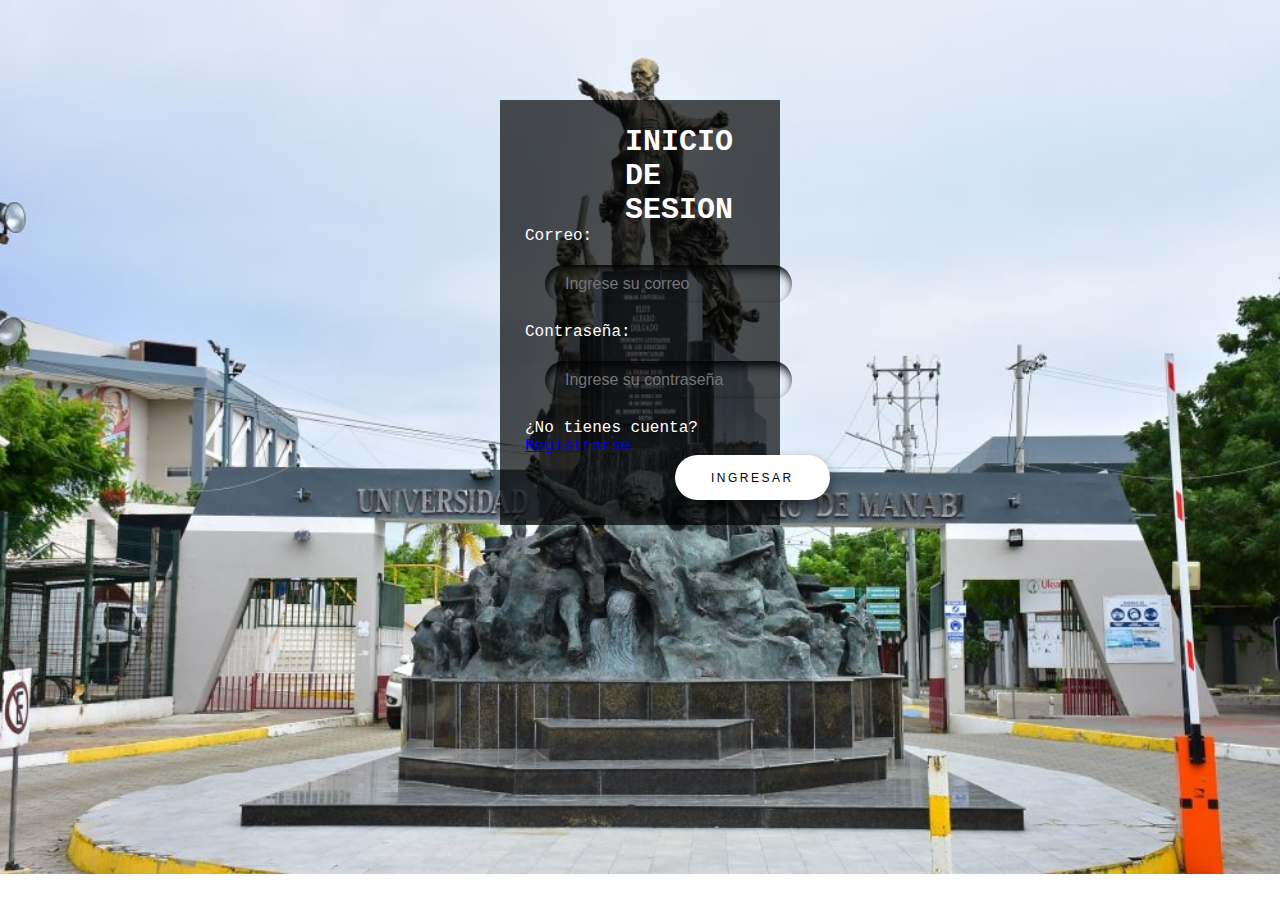
<file: index.html>
<!DOCTYPE html>
<html lang="es">
<head>
    <link rel="stylesheet" href="estilos0.css">
    <title>Inicio de sesion</title>
</head>
<body>
    <!-- realizar un formulario -->
    <form id="inicio" onsubmit="return validarFormulario()" action="index2.html"><h4>INICIO DE SESION</h4>
        <label for="email">Correo:</label>
        <input class="controls" type="email" id="email" name="email" required placeholder="Ingrese su correo">
        <br>
        <label for="password">Contraseña:</label>
        <input  class="controls" type="password" id="password" name="password" required placeholder="Ingrese su contraseña">
        <br>
        <div class="registro"><p>¿No tienes cuenta?</p><a href="index0.html">Registrarse</a></div>
        <button class="button" type="submit" value="Ingresar"> Ingresar</button>
    </form>
    <script src="form.js"></script>
</body>
</html>
</file>
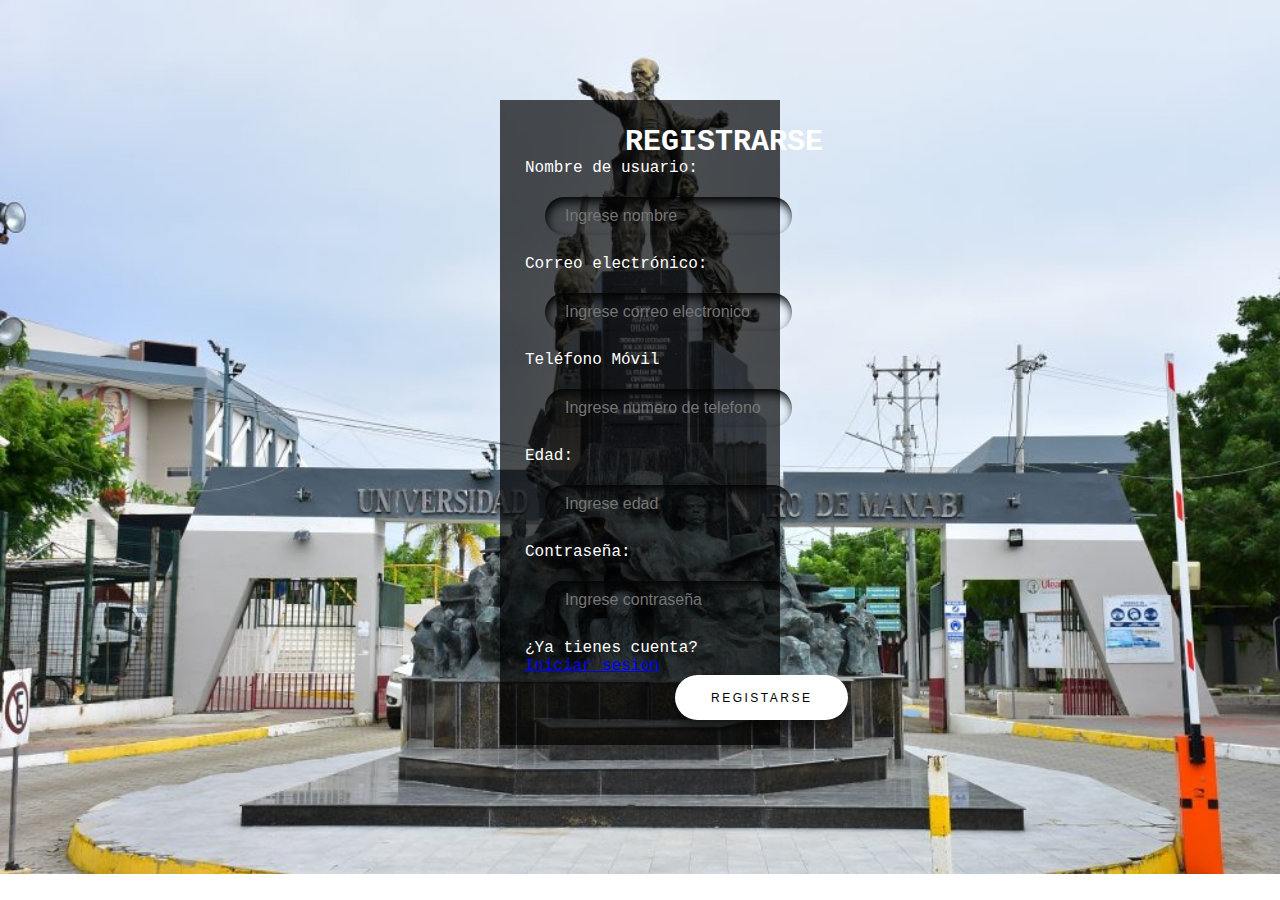
<file: index0.html>
<!DOCTYPE html>
<html lang="es">
<head>
    <link rel="stylesheet" href="estilos0.css">
    <title>Ingreso de datos</title>
</head>
<body>
    <!-- realizar un formulario -->
    <form id="formulario" onsubmit="return validarFormulario()" action="index.html"> <h4>REGISTRARSE</h4>
        <label for="username">Nombre de usuario:</label>
        <input class="controls" type="text" id="username" name="username" required placeholder="Ingrese nombre">
        <br>
        <label for="email">Correo electrónico:</label>
        <input class="controls" type="email" id="email" name="email" required placeholder="Ingrese correo electronico">
        <br>
        <label for="tel">Teléfono Móvil</label>
        <input class="controls" type="tel" id="mobile" placeholder="Ingrese numero de telefono"/>
        <br>
        <label for="edad">Edad:</label>
        <input class="controls" type="number" id="number" placeholder="Ingrese edad"/>
        <br>
        <label for="password">Contraseña:</label>
        <input class="controls" type="password" id="password" name="password" minlength="8" required placeholder="Ingrese contraseña">
        <br>
        <div class="registro"><p>¿Ya tienes cuenta?</p><a href="index.html">Iniciar sesion</a></div>
        <button type="submit" value="Registrarse">Registarse</button>
    </form>
    <script src="form.js"></script>
</body>
</html>
</file>
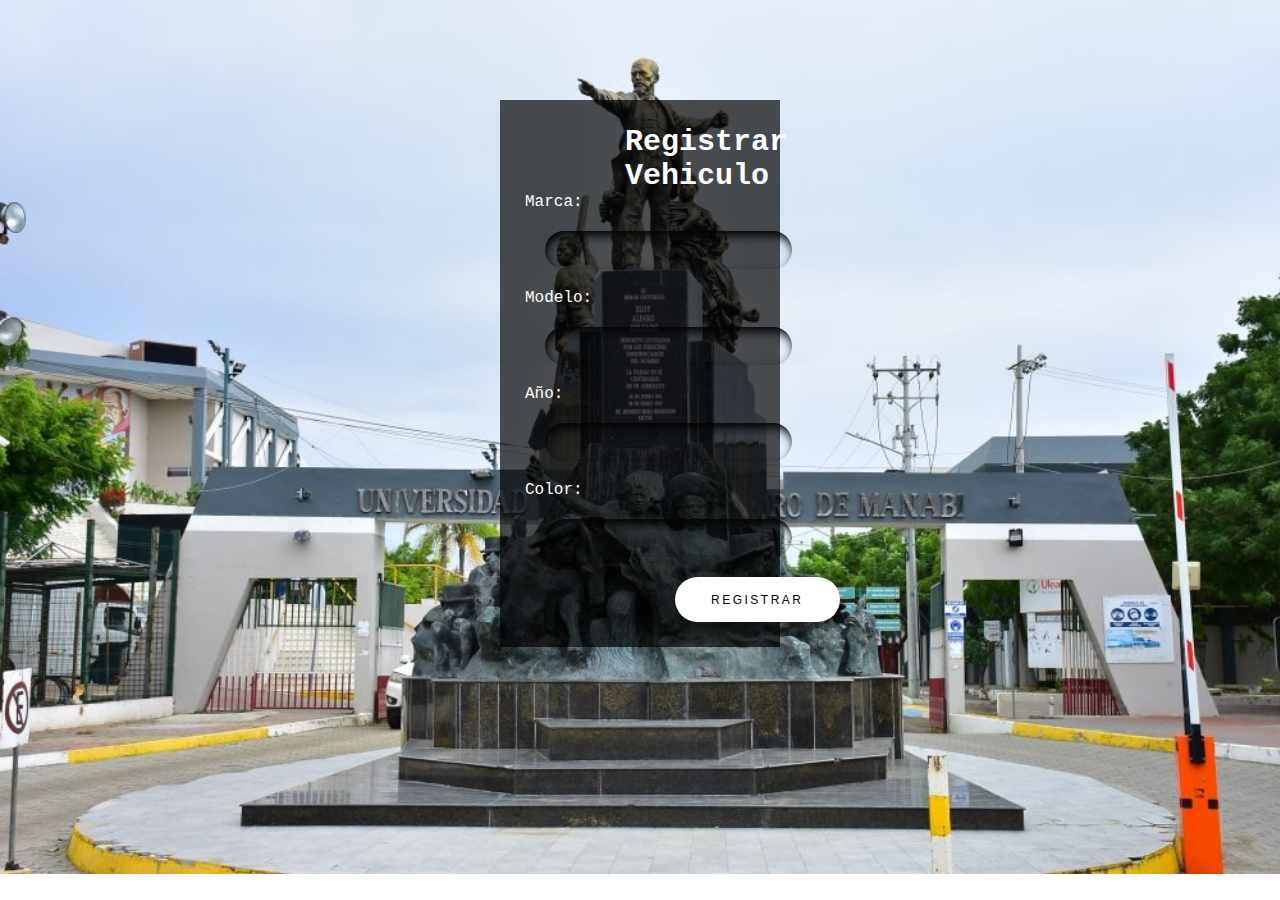
<file: index1.html>
<!DOCTYPE html>
<html lang="en">
<head>
    <link rel="stylesheet" href="estilos0.css">
    <title>Registro de vehiculo</title>
</head>
<body>
    <form onsubmit="registrarVehiculo(event)" action="index.html"> <h4>Registrar Vehiculo</h4>
        <label for="marca">Marca:</label>
        <input class="controls" type="text" id="marca" name="marca"><br>
        <label for="modelo">Modelo:</label>
        <input class="controls" type="text" id="modelo" name="modelo"><br>
        <label for="año">Año:</label>
        <input class="controls" type="number" id="año" name="año"><br>
        <label for="color">Color:</label>
        <input class="controls" type="text" id="color" name="color"><br>
        <button class="button" type="submit" value="Registrar vehiculo"> Registrar</button>
    </form>
    <script src="form.js"></script>
</body>
</html>
</file>
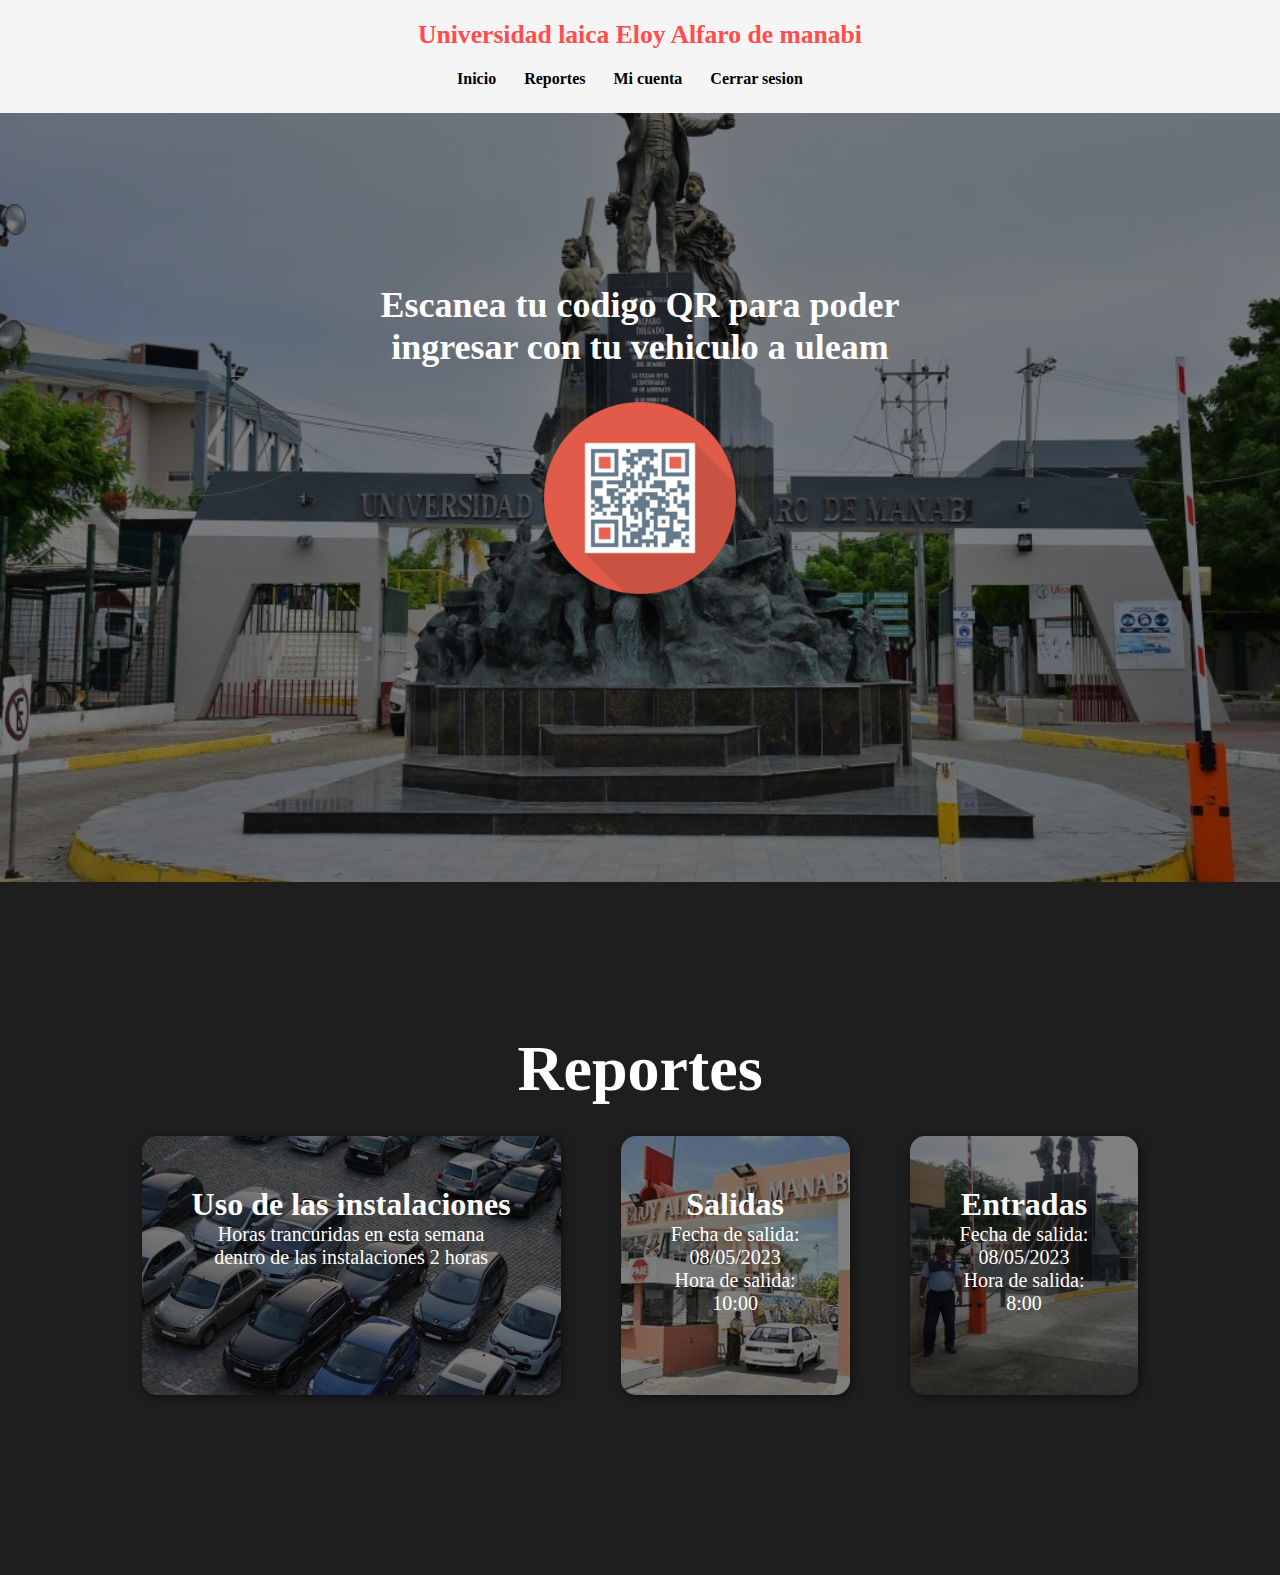
<file: index2.html>
<!DOCTYPE html>
<html lang="es">
<head>
    <title>Proyecto</title>
    <link rel="stylesheet" href="estilos.css">
</head>
<body>
    <!-- Menu -->
    <header>
        <div class="container">
            <p class="logo">Universidad laica Eloy Alfaro de manabi</p>
            <nav>
                <a href="index2.html">Inicio</a>
                <a href="#reportes">Reportes</a>
                <a href="index3.html">Mi cuenta</a>
                <a href="index.html">Cerrar sesion</a>
                </nav>
        </div>
    </header>
    <!-- Incio escaneo de codigo QR -->
    <section id="hero">
        <h1>Escanea tu codigo QR para poder<br>ingresar con tu vehiculo a uleam</h1>
        <div class="codigo">
            <div class="img-container"></div>
        </div>
    </section>
    <!-- Reportes de uso de las instalaciones -->
    <section id="reportes">
        <div class="container">
            <h2>Reportes</h2>
            <div class="report">
                <div class="carta">
                    <h3>Uso de las instalaciones</h3>
                    <p>Horas trancuridas en esta semana <br> dentro de las instalaciones 2 horas</p>
                </div>
                <div class="carta">
                    <h3>Salidas</h3>
                    <p>Fecha de salida: <br> 08/05/2023 <br>Hora de salida: <br> 10:00</p>
                </div>
                <div class="carta">
                    <h3>Entradas</h3>
                    <p>Fecha de salida: <br> 08/05/2023 <br>Hora de salida: <br> 8:00</p>
                </div>
            </div>
        </div>    
    </section>
</body>
</html>
</file>
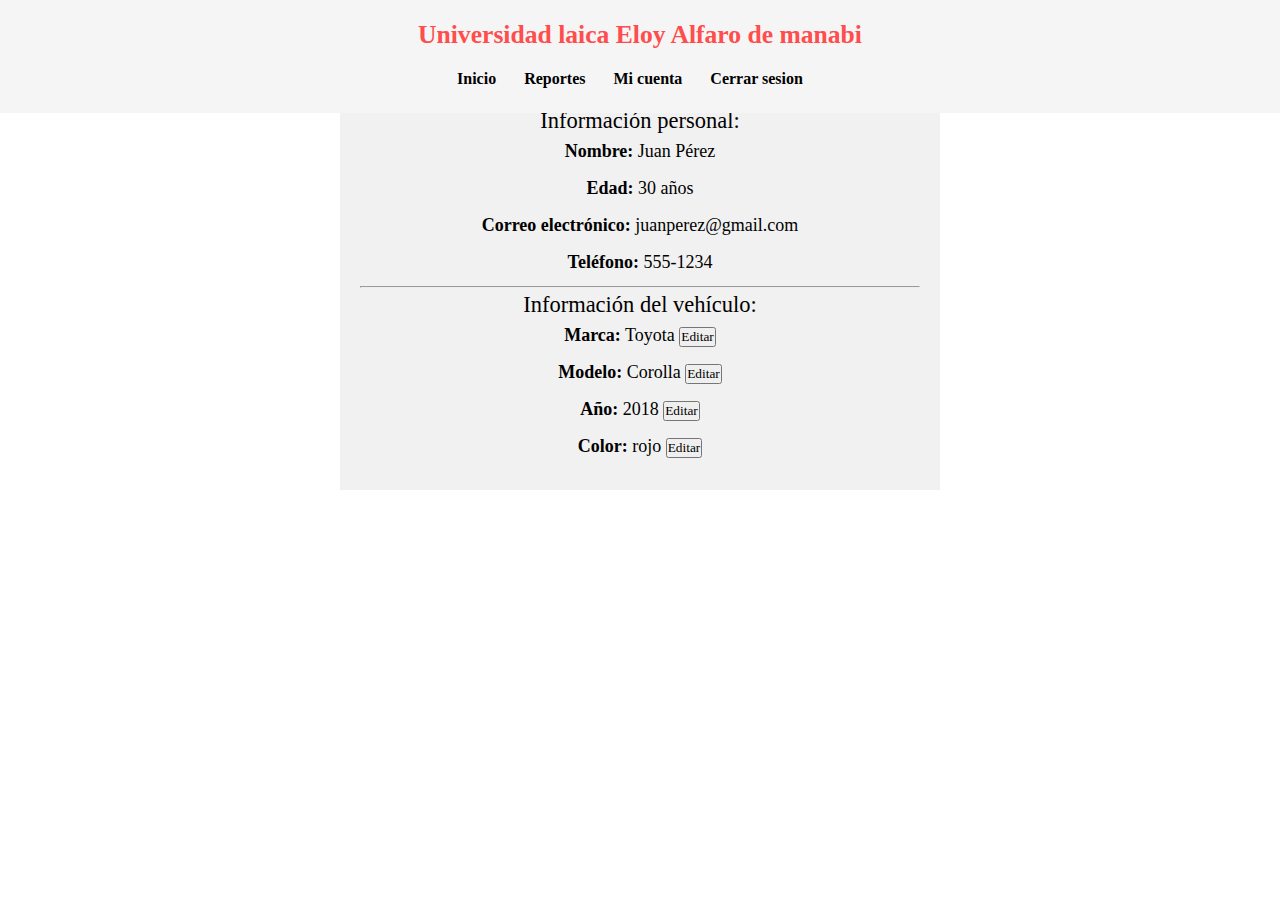
<file: index3.html>
<!DOCTYPE html>
<html lang="es">
<head>
    <link rel="stylesheet" href="estilos.css">
    <title>Proyecto</title>
</head>
<body>
    <!-- Menu -->
    <header>
        <div class="container">
            <p class="logo">Universidad laica Eloy Alfaro de manabi</p>
            <nav>
                <a href="index2.html">Inicio</a>
                <a href="index2.html#reportes">Reportes</a>
                <a href="index3.html">Mi cuenta</a>
                <a href="index.html">Cerrar sesion</a>
            </nav>
        </div>
    </header>
    <!-- informacion de cuenta -->
<div class="perfil">
		<h1>Perfil de usuario</h1>
		<p>Información personal:</p>
		<ul>
			<li><strong>Nombre:</strong> Juan Pérez</li>
			<li><strong>Edad:</strong> 30 años</li>
			<li><strong>Correo electrónico:</strong> juanperez@gmail.com</li>
			<li><strong>Teléfono:</strong> 555-1234</li>
		</ul>
		<hr>
		<p>Información del vehículo:</p>
		<ul>
			<li><strong>Marca:</strong> <span id="marca">Toyota</span> 
                <button onclick="editarmarca()">Editar</button></li>
			<li><strong>Modelo:</strong> <span id="modelo">Corolla</span> 
                <button onclick="editarmodelo()">Editar</button></li>
			<li><strong>Año:</strong> <span id="año">2018</span>
                <button onclick="editaraño()">Editar</button></li>
			<li><strong>Color:</strong> <span id="color">rojo</span> 
                <button onclick="editarcolor()">Editar</button></li>
		</ul>
	</div>
<script src="form.js"></script>
</body>
</html>
</file>
<file: estilos0.css>
/* centrol universal */
*{
    margin: 0;
    padding: 0;
}
/* fondo de la pagina web */
body{
    height: 86vh;
    background: url(imagenes/img1.jpeg) no-repeat;
    background-size: cover;

}
/* cambios y darle forma y aspecto a donde van los controles y botones */
form{
    background-color: rgba(0, 0, 0, 0.689);
    padding: 25px;
    font-family: 'Courier New', Courier, monospace;
    color: rgb(255, 255, 255);
    margin: 100px 500px;
}
/* cambios en el titulo de registrar y iniciar sesion */
form h4{
    margin-right: 20px;
    font-size: 30px;
    margin-left: 100px;
}


/* cambios en el aspecto donde se coloca la informacion */
.controls{
    margin: 20px;
    background: none;
    border: none;
    outline: none;
    padding: 10px 20px;
    font-size: 16px;
    border-radius: 9999px;
    box-shadow: inset 2px 5px 10px rgb(5, 5, 5);
    color: #ffffff;
}

/* cambios al aspecto del boton */
button {
    padding: 1.3em 3em;
    font-size: 12px;
    text-transform: uppercase;
    letter-spacing: 2.5px;
    font-weight: 500;
    color: #000;
    background-color: #fff;
    border: none;
    border-radius: 45px;
    box-shadow: 0px 8px 15px rgba(0, 0, 0, 0.536);
    transition: all 0.3s ease 0s;
    cursor: pointer;
    outline: none;
    margin-left: 150px;
}

/* permite ver el botton en su segunda imagen */
button:hover {
    background-color: #00ff99;
    box-shadow: 0px 15px 20px rgba(23, 255, 162, 0.4);
    color: #fff;
    transform: translateY(-7px);
}

button:active {
    transform: translateY(-1px);
}
</file>
<file: estilos.css>
*{
    margin: 0;
    padding: 0;
    box-sizing: border-box;
    font-family: Georgia;
}
html{
    scroll-behavior: smooth;
}
/* encabezado */
header{
    background-color: rgb(245,245,245);

}

header{
    position: fixed;
    width: 100%;
}

header .container{
    flex-direction: row;
    justify-content: space-between;
}

header nav{
    flex-direction: row;
    padding-bottom: 0;
    padding-right: 20px;
}

header .logo{
    margin: 0;
    padding: 20px 25px;
    font-weight: bold;
    color: rgb(255, 77, 77);
    font-size: 1.6em;
}

header .container{
    display: flex;
    flex-direction: column;
    align-items: center;

}

header nav{
    flex-direction: column;
    text-align: center;
    padding-bottom: 25px;
}

header a{
    padding: 5px 12px;
    text-decoration: none;
    font-weight: bold;
    color: black;
}

header a:hover{
    color: rgb(255, 77, 77);
}

/* contenido qr*/

.container{
    max-width: 1400px;
    margin: auto;
}

.p{
    width: 50%;
}
h1{ font-size: 3.5em;}
h2{ font-size: 2.7em;}
h3{ font-size: 2em;}
p{ font-size: 1.25em;}

#hero{
    display: flex;
    align-items: center;
    justify-content: center;
    text-align: center;
    flex-direction: column;
    height: 98vh;
    color: white;
    background-image: linear-gradient(
        rgba(0, 0, 0, 0.5), 
        rgba(0, 0, 0, 0.5)), 
        url(imagenes/img1.jpeg);
    background-repeat: no-repeat;
    background-size: cover;
}
#hero .img-container{
    background-image:url(imagenes/codigo-qr.png);
    background-size: cover;
    background-position: center center;
    height: 200px;
    width: 200px;
}
/* contenido reportes */
#reportes{
    background-color: rgb(30,30,30);
    color: white;
    text-align: center;
}

#reportes .container{
    padding: 150px 12px;
}

#reportes h2{
    margin-top: 0;
    font-size: 3.2em;
}

#reportes p{
    display: none;
}

#reportes .carta{
    background-position: center center;
    background-size: cover;
    padding: 50px 0px;
    margin: 30px;
    border-radius: 15px;
}

.carta:first-child{
    background-image: linear-gradient(
        0deg,
        rgba(0,0,0,0.5),
        rgba(0,0,0,0.5)
    )
    ,url("imagenes/uso.jpg");

}

.carta:nth-child(2){
    background-image: linear-gradient(
        0deg,
        rgba(0,0,0,0.5),
        rgba(0,0,0,0.5)
    )
    ,url("imagenes/entrada.jpg");
}

.carta:nth-child(3){
    background-image: linear-gradient(
        0deg,
        rgba(0,0,0,0.5),
        rgba(0,0,0,0.5)
    )
    ,url("imagenes/salida.jpg");
}

#reportes .report{
    display: flex;
    justify-content: center;
}

#reportes p{
    display: block;
    margin-bottom: 30px;
}

#reportes h2{
    font-size: 4em;
}

#reportes h3{
    margin-top: 0;
}

#reportes .carta{
    padding: 50px;
    background-size: cover;
    background-repeat: no-repeat;
    background-position-y: 0;
    background-color: rgba(50, 50, 50, 1);
    box-shadow: 2px 2px 10px rgba(0,0,0,0.5);
}
/* cuenta */
.perfil {

	max-width: 600px;
	margin: 0 auto;
	padding: 20px;
	background-color: #f1f1f1;
	font-size: 18px;
	line-height: 1.5;
	text-align: center;
}

h1 {
	font-size: 36px;
	margin-bottom: 30px;
}

ul {
	list-style: none;
	margin: 0;
	padding: 0;
}

li {
	margin-bottom: 10px;
}

strong {
	font-weight: bold;
}
</file>
